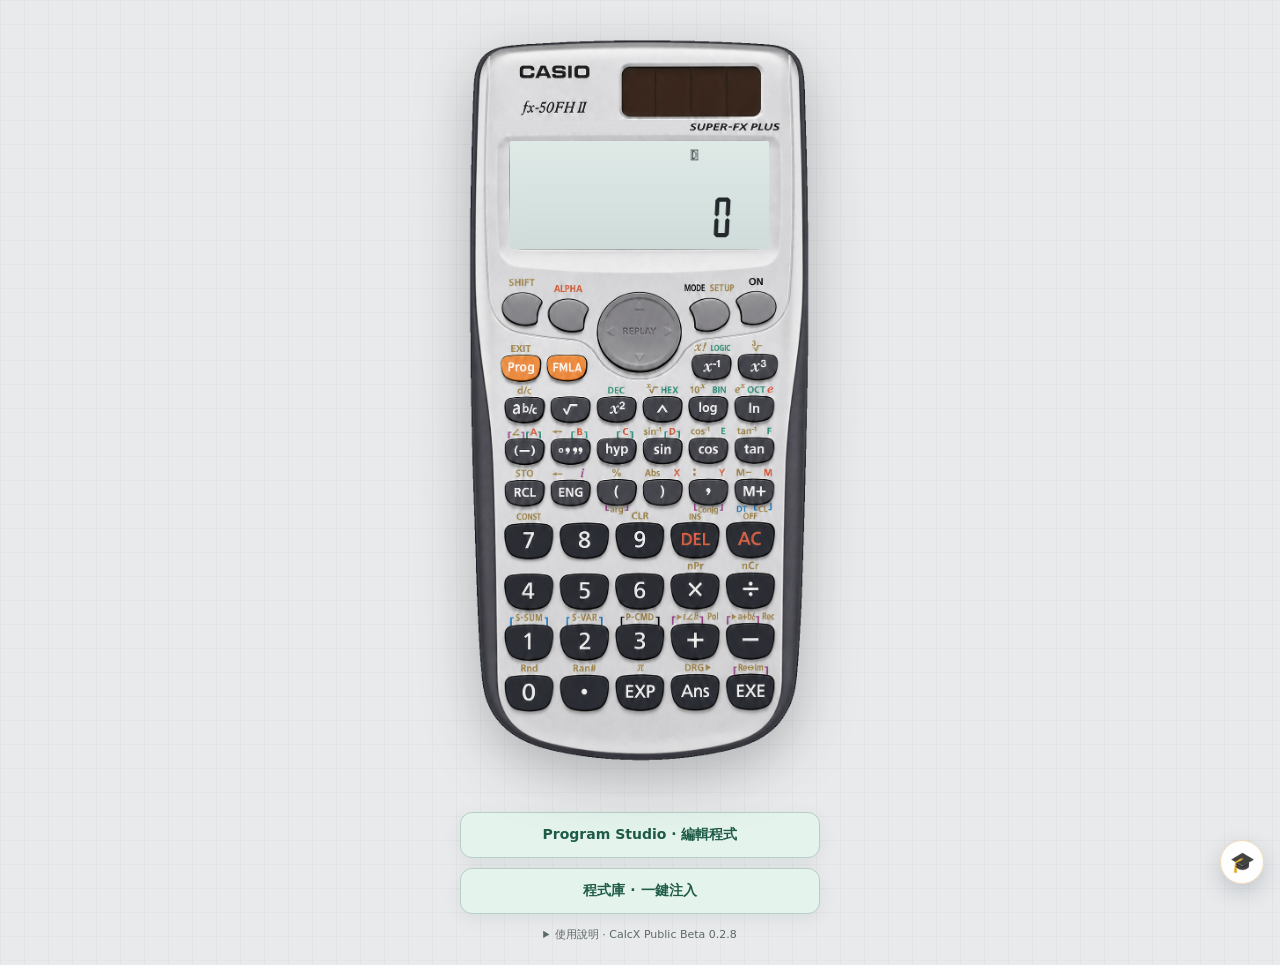
<file: index.html>
<!doctype html>
<html lang="zh-Hant"><head>
<meta charset="utf-8"><meta name="viewport" content="width=device-width, initial-scale=1, viewport-fit=cover">
<meta name="theme-color" content="#f4f8fc"><meta name="description" content="CalcX，為 HKDSE Mathematics 與 M2 而設的在線科學計算器。支援複數及 Program 編輯。">
<link rel="manifest" href="./manifest.webmanifest">
<link rel="icon" href="./icons/icon-192.png" type="image/png">
<link rel="apple-touch-icon" href="./icons/icon-192.png">
<meta name="apple-mobile-web-app-capable" content="yes">
<meta name="mobile-web-app-capable" content="yes">
<meta name="apple-mobile-web-app-title" content="CalcX">
<title>CalcX · 在線科學計算器</title><link rel="stylesheet" href="./style.css">
</head><body>
<main class="page" id="calculator">
<section class="calculator" aria-label="fx-50FH II 計算器">
<div id="shell" class="shell" tabindex="-1"><canvas id="lcd" aria-hidden="true"></canvas><output id="lcd-accessible" class="sr-only" aria-live="polite" aria-atomic="true"></output></div>
<output id="status" class="status" aria-live="polite"></output>
<button class="studio-open" type="button" data-open-studio>Program Studio · 編輯程式</button>
<details class="compact-help"><summary>使用說明 · CalcX Public Beta 0.2.8</summary><p>MODE 選擇模式，SHIFT → MODE 開啟 SETUP。Prog 運行已保存的程式。</p><p>鍵盤：Enter = EXE，Backspace = DEL，Esc = AC，Space = SHIFT，方向鍵 = REPLAY。</p><p>程式只儲存在目前瀏覽器，請用 Program Studio 下載備份。</p><p>非官方模擬器，與 CASIO 或 HKEAA 無關。重要結果請以真機核對。</p><p>本機離線副本：非官方模擬器，與 CASIO 或 HKEAA 無關；不可用於公開考試。</p><p><a href="./LICENSE">MIT 許可</a> · <a href="./NOTICE.txt">來源與素材</a></p></details>
</section></main>
<dialog id="studio-dialog" aria-labelledby="studio-title"><header class="dialog-header"><div><p class="eyebrow">CALCX WORKSPACE</p><h2 id="studio-title">Program Studio</h2></div><button class="close-button" id="studio-close" type="button" aria-label="關閉 Program Studio">×</button></header>
  <div class="dialog-content"><div class="slot-tabs" role="group" aria-label="Program 位置"><button type="button" data-slot="0" aria-pressed="true">P1</button><button type="button" data-slot="1" aria-pressed="false">P2</button><button type="button" data-slot="2" aria-pressed="false">P3</button><button type="button" data-slot="3" aria-pressed="false">P4</button></div>
    <div class="editor-toolbar"><label for="studio-mode">計算模式 <select id="studio-mode"><option>COMP</option><option>CMPLX</option><option>BASE</option><option>SD</option><option>REG</option></select></label><output id="program-bytes">0 / 680 B</output></div>
    <label class="editor-label" for="program-source">P1 程式內容</label><textarea id="program-source" spellcheck="false" autocapitalize="off" autocomplete="off" autocorrect="off" maxlength="20000" placeholder="每行一個指令，也可用 : 分隔。" aria-describedby="editor-tip program-feedback"></textarea>
    <div class="symbol-palette" role="group" aria-label="插入程式符號"><button type="button" data-insert="?">?</button><button type="button" data-insert="→">→</button><button type="button" data-insert="◢">◢</button><button type="button" data-insert=":">:</button><button type="button" data-insert="²">x²</button><button type="button" data-insert="√(">√(</button><button type="button" data-insert="π">π</button><button type="button" data-insert="If ">If</button><button type="button" data-insert="While ">While</button><button type="button" data-insert="WhileEnd">WhileEnd</button></div>
    <p id="editor-tip" class="editor-tip">? 輸入 · → 賦值 · ◢ 顯示並暫停。保存會替換目前位置，可撤銷上次保存。</p><output id="program-feedback" role="status" aria-live="polite"></output><p id="draft-status" class="draft-status"></p>
  </div><footer class="dialog-actions"><div class="secondary-actions"><button type="button" id="studio-export">下載文字</button><button type="button" id="studio-undo" disabled>撤銷保存</button></div><div class="save-actions"><button type="button" id="studio-save">保存到 P1</button><button class="primary" type="button" id="studio-run">保存並運行</button></div></footer>
</dialog><script type="module" src="./app.js"></script><script>
if ('serviceWorker' in navigator && location.protocol !== 'file:') {
  window.addEventListener('load', function () {
    navigator.serviceWorker.register('./sw.js').catch(function () {});
  });
}
</script>
</body></html>
</file>
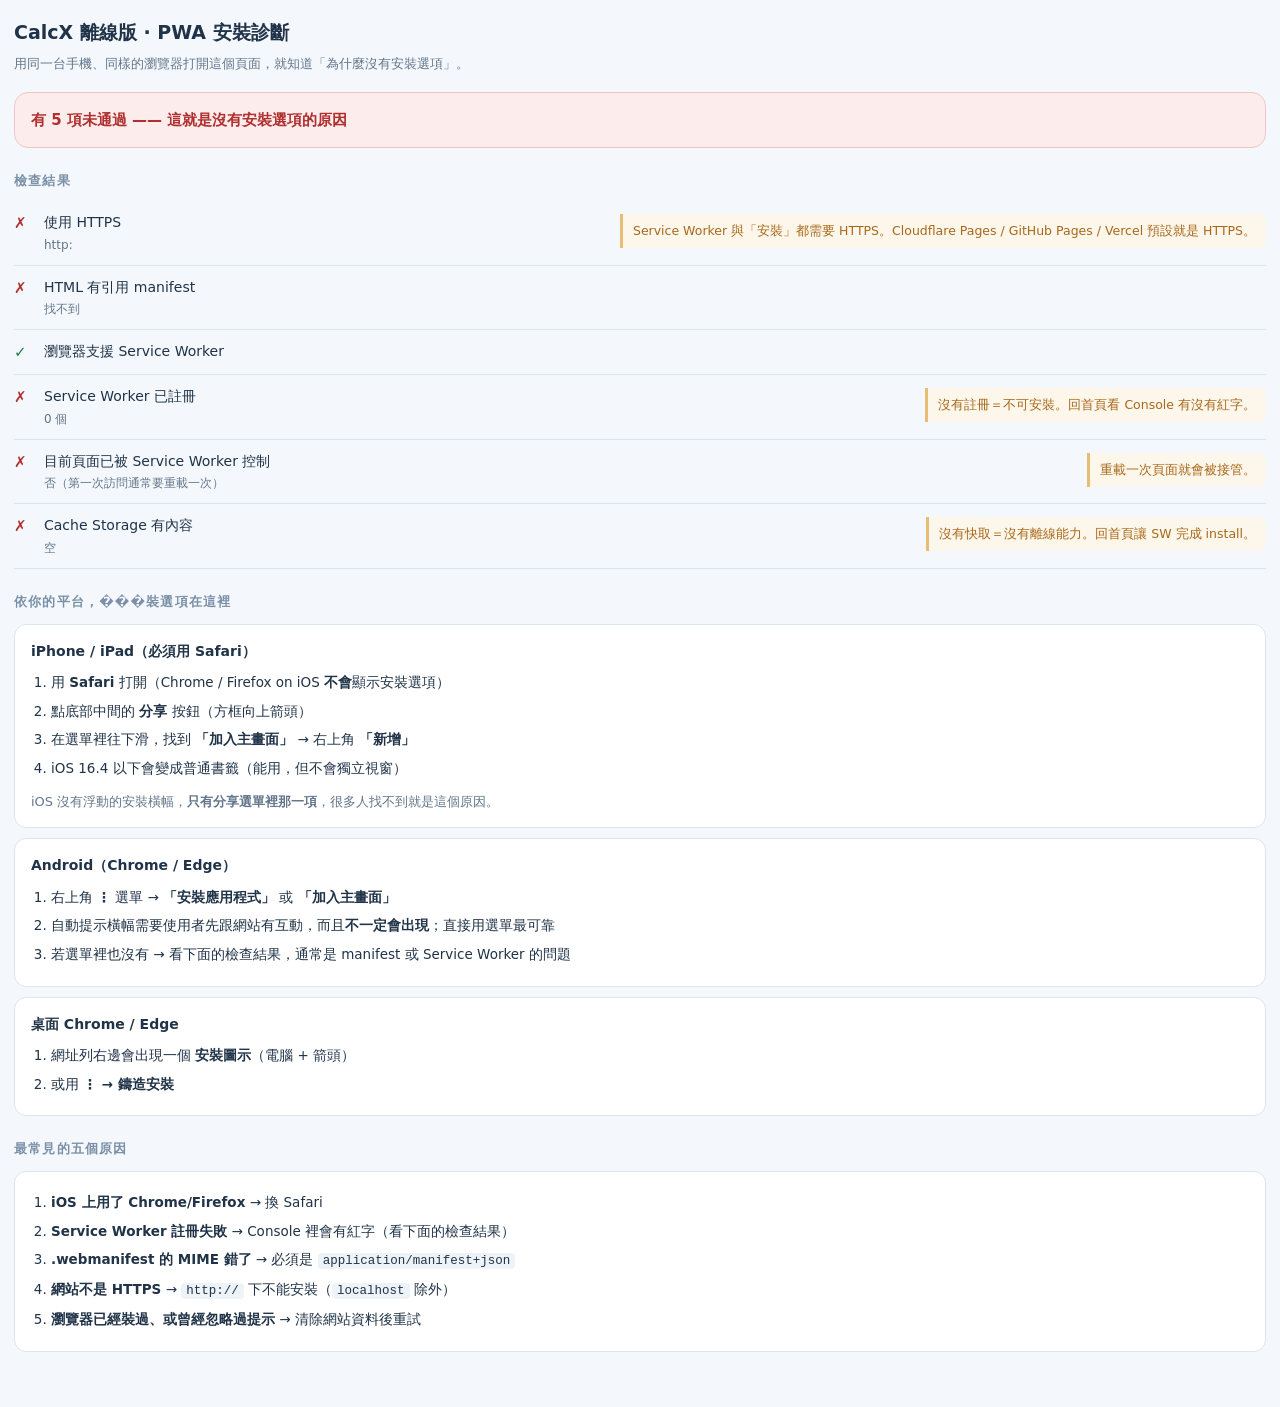
<file: _diagnose.html>
<!doctype html>
<html lang="zh-Hant">
<head>
<meta charset="utf-8">
<meta name="viewport" content="width=device-width, initial-scale=1, viewport-fit=cover">
<title>CalcX 離線版 · PWA 安裝診斷</title>
<style>
  :root { color-scheme: light; --ok:#1f7a4d; --bad:#b03030; --warn:#a8681a; --ink:#203348; --muted:#63768b; --line:#dce5ee; }
  * { box-sizing: border-box; }
  body { margin:0; padding:16px 14px 48px; font:15px/1.75 system-ui,-apple-system,"PingFang TC","Microsoft JhengHei",sans-serif; color:var(--ink); background:#f4f8fc; }
  h1 { font-size:19px; margin:0 0 4px; }
  .sub { color:var(--muted); font-size:13px; margin:0 0 16px; }
  .verdict { border-radius:14px; padding:14px 16px; margin:0 0 16px; font-weight:700; font-size:15px; }
  .verdict.ok { background:#e6f5ec; color:var(--ok); border:1px solid #b9dfc9; }
  .verdict.bad { background:#fdecec; color:var(--bad); border:1px solid #f0c4c4; }
  .verdict.warn { background:#fdf3e2; color:var(--warn); border:1px solid #f0dcb4; }
  h2 { font-size:13px; text-transform:uppercase; letter-spacing:1.2px; color:#7b90a8; margin:22px 0 8px; }
  .row { display:flex; gap:10px; padding:9px 0; border-bottom:1px solid var(--line); align-items:flex-start; }
  .mark { flex:0 0 20px; font-weight:800; }
  .ok .mark { color:var(--ok); } .bad .mark { color:var(--bad); } .warn .mark { color:var(--warn); }
  .name { flex:1 1 auto; font-size:14px; }
  .val { color:var(--muted); font-size:12px; word-break:break-all; }
  .fix { margin:4px 0 0 30px; font-size:12.5px; color:var(--warn); background:#fdf6ea; border-left:3px solid #e6bd74; padding:6px 10px; border-radius:0 6px 6px 0; }
  .howto { background:white; border:1px solid var(--line); border-radius:12px; padding:14px 16px; margin:10px 0; }
  .howto h3 { margin:0 0 8px; font-size:14px; }
  .howto ol, .howto ul { margin:0; padding-left:20px; }
  .howto li { margin:5px 0; font-size:13.5px; }
  code { background:#eef3f8; padding:1px 5px; border-radius:4px; font-size:12.5px; }
  a { color:#246ddd; }
</style>
</head>
<body>
<h1>CalcX 離線版 · PWA 安裝診斷</h1>
<p class="sub">用同一台手機、同樣的瀏覽器打開這個頁面，就知道「為什麼沒有安裝選項」。</p>

<div id="verdict" class="verdict warn">檢查中…</div>

<h2>檢查結果</h2>
<div id="rows"></div>

<h2>依你的平台，���裝選項在這裡</h2>

<div class="howto">
  <h3>iPhone / iPad（必須用 Safari）</h3>
  <ol>
    <li>用 <b>Safari</b> 打開（Chrome / Firefox on iOS <b>不會</b>顯示安裝選項）</li>
    <li>點底部中間的 <b>分享</b> 按鈕（方框向上箭頭）</li>
    <li>在選單裡往下滑，找到 <b>「加入主畫面」</b> → 右上角 <b>「新增」</b></li>
    <li>iOS 16.4 以下會變成普通書籤（能用，但不會獨立視窗）</li>
  </ol>
  <p style="margin:10px 0 0;font-size:13px;color:var(--muted)">
  iOS 沒有浮動的安裝橫幅，<b>只有分享選單裡那一項</b>，很多人找不到就是這個原因。</p>
</div>

<div class="howto">
  <h3>Android（Chrome / Edge）</h3>
  <ol>
    <li>右上角 <b>⋮</b> 選單 → <b>「安裝應用程式」</b> 或 <b>「加入主畫面」</b></li>
    <li>自動提示橫幅需要使用者先跟網站有互動，而且<b>不一定會出現</b>；直接用選單最可靠</li>
    <li>若選單裡也沒有 → 看下面的檢查結果，通常是 manifest 或 Service Worker 的問題</li>
  </ol>
</div>

<div class="howto">
  <h3>桌面 Chrome / Edge</h3>
  <ol>
    <li>網址列右邊會出現一個 <b>安裝圖示</b>（電腦 + 箭頭）</li>
    <li>或用 <b>⋮ → 鑄造安裝</b></li>
  </ol>
</div>

<h2>最常見的五個原因</h2>
<div class="howto">
  <ol>
    <li><b>iOS 上用了 Chrome/Firefox</b> → 換 Safari</li>
    <li><b>Service Worker 註冊失敗</b> → Console 裡會有紅字（看下面的檢查結果）</li>
    <li><b>.webmanifest 的 MIME 錯了</b> → 必須是 <code>application/manifest+json</code></li>
    <li><b>網站不是 HTTPS</b> → <code>http://</code> 下不能安裝（<code>localhost</code> 除外）</li>
    <li><b>瀏覽器已經裝過、或曾經忽略過提示</b> → 清除網站資料後重試</li>
  </ol>
</div>

<script>
const rows = [];
function add(ok, name, val, fix) {
  rows.push({ ok, name, val, fix });
  const el = document.createElement('div');
  el.className = 'row ' + (ok === true ? 'ok' : ok === false ? 'bad' : 'warn');
  el.innerHTML = '<div class="mark">' + (ok === true ? '✓' : ok === false ? '✗' : '!') + '</div>' +
    '<div class="name">' + name + (val ? '<div class="val">' + val + '</div>' : '') + '</div>' +
    (fix ? '<div class="fix">' + fix + '</div>' : '');
  document.getElementById('rows').appendChild(el);
}
function verdict(cls, text) {
  const v = document.getElementById('verdict');
  v.className = 'verdict ' + cls;
  v.textContent = text;
}
const esc = (s) => String(s).replace(/[<>&]/g, (c) => ({'<':'&lt;','>':'&gt;','&':'&amp;'}[c]));

(async () => {
  // 1. 协议
  const https = location.protocol === 'https:';
  add(https, '使用 HTTPS', location.protocol,
      https ? '' : 'Service Worker 與「安裝」都需要 HTTPS。Cloudflare Pages / GitHub Pages / Vercel 預設就是 HTTPS。');

  // 2. manifest 連結
  const link = document.querySelector('link[rel="manifest"]');
  add(!!link, 'HTML 有引用 manifest', link ? link.getAttribute('href') : '找不到 <link rel="manifest">');
  let manifest = null;
  if (link) {
    const url = new URL(link.getAttribute('href'), location.href);
    try {
      const res = await fetch(url, { cache: 'no-store' });
      const ct = res.headers.get('content-type') || '(無)';
      add(res.ok, 'manifest 取得到', res.status + ' · ' + ct,
          res.ok ? '' : 'manifest 抓不到，Service Worker 預快取清單可能漏了它。');
      const good = /manifest\+json|application\/json/i.test(ct);
      add(good, 'manifest 的 MIME 正確', ct,
          good ? '' : '瀏覽器不認這個 MIME 就不會安裝。空間需回 <code>application/manifest+json</code>。');
      const text = await res.text();
      try { manifest = JSON.parse(text); add(true, 'manifest 是合法 JSON'); }
      catch (e) { add(false, 'manifest 是合法 JSON', e.message, '內容可能被 HTML 錯誤頁蓋掉了。'); }
    } catch (e) {
      add(false, 'manifest 取得到', e.message);
    }
  }

  // 3. manifest 欄位
  if (manifest) {
    const need = ['name','short_name','start_url','scope','display','icons'];
    for (const k of need) add(manifest[k] !== undefined, 'manifest.' + k,
        manifest[k] === undefined ? '缺少' : (typeof manifest[k] === 'object' ? (manifest[k].length + ' 項') : manifest[k]),
        manifest[k] === undefined ? 'Chrome 會因此判定為「不可安裝」。' : '');
    add(manifest.display === 'standalone', 'display = standalone', manifest.display,
        manifest.display === 'standalone' ? '' : '不是 standalone 就不會有獨立視窗。');
    const icons = manifest.icons || [];
    const has192 = icons.some(i => i.sizes === '192x192');
    const has512 = icons.some(i => i.sizes === '512x512');
    add(has192 && has512, '有 192x192 與 512x512 圖標', icons.map(i => i.sizes).join(', '),
        (has192 && has512) ? '' : '兩個尺寸都要有，缺一個就不算可安裝。');
    for (const ic of icons) {
      try {
        const r = await fetch(new URL(ic.src, location.href), { cache: 'no-store' });
        add(r.ok, '圖標可取 ' + ic.sizes, r.status + ' · ' + (r.headers.get('content-type') || ''));
      } catch (e) { add(false, '圖標可取 ' + ic.sizes, e.message); }
    }
  }

  // 4. Service Worker
  if ('serviceWorker' in navigator) {
    add(true, '瀏覽器支援 Service Worker');
    try {
      const regs = await navigator.serviceWorker.getRegistrations();
      add(regs.length > 0, 'Service Worker 已註冊', regs.length + ' 個' + (regs[0] ? ' · scope ' + regs[0].scope : ''),
          regs.length ? '' : '沒有註冊＝不可安裝。回首頁看 Console 有沒有紅字。');
      add(!!navigator.serviceWorker.controller, '目前頁面已被 Service Worker 控制',
          navigator.serviceWorker.controller ? '是' : '否（第一次訪問通常要重載一次）',
          navigator.serviceWorker.controller ? '' : '重載一次頁面就會被接管。');
    } catch (e) { add(false, 'Service Worker 註冊狀態', e.message); }
  } else {
    add(false, '瀏覽器支援 Service Worker', '不支援',
        'iOS 16.4 以下不支援完整的 Web App 能力。');
  }

  // 5. 快取
  if (window.caches) {
    try {
      const keys = await caches.keys();
      add(keys.length > 0, 'Cache Storage 有內容', keys.join(', ') || '空',
          keys.length ? '' : '沒有快取＝沒有離線能力。回首頁讓 SW 完成 install。');
      if (keys.length) {
        const c = await caches.open(keys[0]);
        const reqs = await c.keys();
        add(reqs.length > 20, '已預快取資源', reqs.length + ' 項',
            reqs.length > 20 ? '' : '預快取不完整，離線時會缺檔。');
      }
    } catch (e) { add(false, '讀取 Cache Storage', e.message); }
  }

  // 結論
  const bad = rows.filter(r => r.ok === false);
  const warn = rows.filter(r => r.ok === 'warn' || r.ok === null);
  if (bad.length) {
    verdict('bad', '有 ' + bad.length + ' 項未通過 —— 這就是沒有安裝選項的原因');
  } else if (warn.length) {
    verdict('warn', '全部通過。沒看到安裝選項是平台差異，看上面「安裝選項在這裡」。');
  } else {
    verdict('ok', '全部通過，PWA 條件齊備。若仍無安裝選項，請看上面的平台說明。');
  }
})();
</script>
</body>
</html>
</file>
<file: style.css>
:root{color-scheme:light;--ink:#203348;--muted:#63768b;--blue:#246ddd;--line:#dce5ee;--page:#f4f8fc;font-family:Inter,"Segoe UI","PingFang TC","Microsoft JhengHei",system-ui,sans-serif;color:var(--ink);background:var(--page)}*{box-sizing:border-box}body{margin:0}button,input,select,textarea{font:inherit}button,a{-webkit-tap-highlight-color:transparent}button{cursor:pointer;touch-action:manipulation;border:1px solid var(--line);border-radius:10px;background:white;color:var(--ink);padding:10px 14px}button:disabled{cursor:default;opacity:.45}a{color:inherit;text-underline-offset:4px}button:focus-visible,a:focus-visible,summary:focus-visible,textarea:focus-visible,select:focus-visible{outline:3px solid #438ded;outline-offset:3px}button:hover{filter:brightness(.98)}button:active{filter:brightness(.93)}.site-header{max-width:1200px;margin:auto;min-height:76px;display:flex;align-items:center;justify-content:space-between;padding:12px max(24px,env(safe-area-inset-left)) 12px max(24px,env(safe-area-inset-right));gap:16px}.wordmark{text-decoration:none;display:flex;align-items:center;font-weight:800;letter-spacing:-1.8px;font-size:29px}.wordmark span{color:var(--blue)}.wordmark small{font:700 9px/1 system-ui;letter-spacing:.8px;margin-left:9px;padding:5px 6px;border:1px solid #c5d9f3;border-radius:5px;color:#3868a3}.site-header nav{display:flex;align-items:center;gap:22px;font-size:13px}.site-header nav button{border:0;background:none;padding:10px 0}.site-header nav a{text-decoration:none}.workspace{max-width:1170px;margin:0 auto;display:grid;grid-template-columns:minmax(220px,1fr) 360px minmax(230px,1fr);gap:38px;padding:22px 24px 46px;align-items:start}.intro{padding-top:62px}.eyebrow{font-size:10px;font-weight:700;letter-spacing:1.5px;color:#7b90a8;margin:0 0 16px}.intro h1{font-size:clamp(27px,2.8vw,38px);line-height:1.45;letter-spacing:-1px;margin:0 0 20px;font-weight:650}.intro-copy{color:var(--muted);font-size:14px;line-height:1.9;max-width:240px}.intro-line{display:flex;align-items:center;gap:8px;font-size:11px;color:#6a7f96;margin-top:22px}.version{border-left:1px solid #c7d4e1;padding-left:8px}.live-dot{width:5px;height:5px;background:#63929d;border-radius:50%}.keyboard-guide{border-top:1px solid var(--line);margin-top:42px;padding-top:20px;max-width:235px}.keyboard-guide h2{font-size:12px;font-weight:600;margin:0 0 16px}.keyboard-guide dl{margin:0}.keyboard-guide dl div{display:flex;justify-content:space-between;align-items:center;margin:8px 0;font-size:11px;color:var(--muted)}.keyboard-guide dd{margin:0}kbd{display:inline-block;min-width:21px;padding:3px 5px;background:white;border:1px solid #d3deea;border-bottom-width:2px;border-radius:4px;font:10px system-ui;margin-right:2px}.keyboard-guide p{font-size:11px;line-height:1.8;color:#8797a9;margin-top:16px}.calculator-area{min-width:0}.shell{position:relative;width:100%;padding:21px 17px 29px;border:3px solid #41464d;border-radius:30px 30px 50px 50px / 27px 27px 60px 60px;background:linear-gradient(103deg,#a2a8ae 0%,#f1f2f2 6%,#d5d9dc 23%,#e2e4e6 50%,#c2c7cb 82%,#f1f2f3 96%,#939ba2 100%);box-shadow:inset 0 2px 2px #fff,inset 0 -5px 7px #6f757b55,0 3px 0 #111820,0 20px 34px -15px #28394e5c;isolation:isolate;user-select:none;-webkit-user-select:none;touch-action:manipulation}.hardware-head{display:flex;align-items:flex-start;justify-content:space-between;gap:12px;padding:0 3px}.hardware-logo{font-size:23px;letter-spacing:-1.3px;font-weight:850;color:#292f35}.hardware-head em{display:block;font-family:Georgia,serif;font-size:11px;margin-top:5px;color:#343c45;white-space:nowrap}.solar-panel{width:115px;height:42px;border:4px solid #8c9092;border-radius:7px;background:repeating-linear-gradient(90deg,transparent 0 23px,#332421 24px 25px),linear-gradient(150deg,#604135,#392e29);box-shadow:0 1px 1px white,inset 0 2px 6px #1e1919;flex-shrink:0}.hardware-subline{display:flex;justify-content:space-between;color:#5c6972;font-size:7px;letter-spacing:1.1px;margin:13px 5px 8px}.screen-bezel{padding:8px;border-radius:11px 11px 17px 17px;background:linear-gradient(155deg,#92999d,#eef0ef 70%,#a8aeb2);box-shadow:inset 0 2px 4px #41494c80,0 1px 0 #fff;margin-bottom:17px}#lcd{display:block;width:100%;height:auto;aspect-ratio:588/245;border-radius:5px;border:1px solid #566863;background:#d7e2dc;box-shadow:inset 0 2px 6px #273a3055}.control-deck{position:relative;display:grid;grid-template-columns:repeat(6,minmax(0,1fr));grid-template-rows:repeat(2,54px);column-gap:5px;row-gap:5px;margin-bottom:5px}.key-slot{min-width:0;display:flex;flex-direction:column;justify-content:flex-end;position:relative}.legend{height:13px;display:flex;align-items:center;justify-content:space-between;white-space:nowrap;font-family:Arial,sans-serif;font-size:8px;line-height:1;color:#846631;padding:0 2px;pointer-events:none}.legend .alpha{color:#973b46}.legend .alt{color:#497366}.key{display:block;width:100%;min-width:0;height:40px;padding:0;border:1px solid #353a40;border-radius:12px 12px 15px 15px / 9px 9px 15px 15px;background:linear-gradient(160deg,#575d65 0%,#363b43 56%,#2b3139 100%);box-shadow:inset 0 1px 2px #ffffff5c,0 2px 1px #1a202bc4,0 3px 3px #6f757b75;color:#f5f6f8;font-family:Arial,sans-serif;font-weight:600;font-size:17px;white-space:nowrap;line-height:1;touch-action:manipulation}.key.long-label{font-size:12px}.key.is-down{filter:brightness(1.28);box-shadow:inset 0 1px 3px #151b25;transform:translateY(1px)}.key-slot[data-id=SHIFT] .key,.key-slot[data-id=ALPHA] .key,.key-slot[data-id=MODE] .key,.key-slot[data-id=ON] .key{background:linear-gradient(155deg,#aeb2b4,#737b82);color:#202930;font-size:10px;font-weight:700;border-color:#676d73;border-radius:45% 35% 38% 35%}.key-slot[data-id=SHIFT] .legend{color:#896825}.key-slot[data-id=ALPHA] .legend{color:#953e4b}.key-slot[data-id=PROG] .key,.key-slot[data-id=FMLA] .key{background:linear-gradient(145deg,#f39b39,#c15b17);border-color:#9a4e23;font-size:13px}.key-slot[data-id=AC] .key,.key-slot[data-id=DEL] .key{color:#f1a0a6}.replay-pad{position:relative;grid-column:3/5;grid-row:1/3;align-self:end;height:105px;border-radius:50%;border:1px solid #747d84;background:radial-gradient(circle at 35% 20%,#b8bcbf,#8d969d 75%);box-shadow:inset 0 1px 2px #f1f3f3,0 2px 2px #4f575c77}.replay-pad>span{position:absolute;top:46px;left:0;width:100%;text-align:center;font-size:7px;font-weight:700;letter-spacing:.4px;color:#5f6972;pointer-events:none}.replay-pad .key{position:absolute;width:36px;height:36px;border:0;background:transparent;box-shadow:none;font-size:13px;color:#e6e9eb;text-shadow:0 1px 2px #37414b;border-radius:40%}.replay-pad [data-key=UP]{top:0;left:calc(50% - 18px)}.replay-pad [data-key=DOWN]{bottom:0;left:calc(50% - 18px)}.replay-pad [data-key=LEFT]{top:34px;left:0}.replay-pad [data-key=RIGHT]{top:34px;right:0}.function-deck{display:grid;grid-template-columns:repeat(6,minmax(0,1fr));gap:5px;margin-bottom:6px}.number-deck{display:grid;grid-template-columns:repeat(5,minmax(0,1fr));gap:5px}.number-deck .key{height:44px;font-size:22px;border-radius:12px 12px 17px 17px;background:linear-gradient(150deg,#333b47,#1c2431);font-weight:500}.number-deck .key.long-label{font-size:16px}.status{display:block;text-align:center;font-size:12px;color:#9a4637;line-height:1.7}.status:empty{display:none}.calculator-hint{text-align:center;color:#8290a0;font-size:10px;line-height:1.7;margin:16px -4px 0}.companion{padding-top:62px;min-width:0}.studio-card{padding:25px 22px;background:linear-gradient(135deg,#e8f1fc,#edf5fc);border:1px solid #d6e5f5;border-radius:19px}.card-icon{display:inline-flex;color:#4181ce;background:#fff9;border:1px solid #d0e0f4;border-radius:10px;align-items:center;justify-content:center;width:40px;height:40px;font:20px Georgia;margin-bottom:22px}.card-icon span{color:#83a9db}.studio-card .eyebrow{font-size:8px;margin-bottom:10px}.studio-card h2{font-size:20px;letter-spacing:-.7px;margin:0 0 10px}.studio-card p:not(.eyebrow){font-size:12px;color:#69829a;line-height:1.9;margin-bottom:20px}.primary{background:#246ddd;color:white;border:1px solid #246ddd;box-shadow:0 3px 8px #246ddd18;font-weight:600}.studio-card .primary{width:100%;display:flex;justify-content:space-between;align-items:center;font-size:12px;min-height:44px}.studio-card small{display:block;text-align:center;color:#8497ac;font-size:10px;margin-top:12px}.help-card{padding:26px 3px}.help-card h2{font-size:13px;margin:0 0 15px}.help-card details{font-size:12px;border-bottom:1px solid var(--line);padding:13px 0;line-height:1.8}.help-card summary{cursor:pointer;color:#597086}.help-card details p{font-size:12px;color:var(--muted)}.site-footer{max-width:1122px;margin:0 auto;padding:25px 0 max(24px,env(safe-area-inset-bottom));border-top:1px solid var(--line);font-size:10px;color:#8393a4;display:flex;align-items:center;justify-content:space-between;gap:22px;line-height:1.9}.site-footer strong{font-size:15px;color:#52677c;margin-right:12px}.site-footer p{margin:0}.legal{display:flex;gap:15px}.skip-link{position:absolute;top:-90px;padding:12px;background:white;z-index:100}.skip-link:focus{top:0}.sr-only{position:absolute;width:1px;height:1px;padding:0;margin:-1px;overflow:hidden;clip:rect(0,0,0,0);white-space:nowrap;border:0}
dialog{width:min(700px,calc(100% - 32px));max-height:calc(var(--visual-height,100dvh) - 32px);padding:0;border:1px solid #d6e0ea;border-radius:20px;color:var(--ink);box-shadow:0 30px 90px #1c31434d;overflow:auto;overscroll-behavior:contain}dialog[open]{display:flex;flex-direction:column}dialog::backdrop{background:#182c4670;backdrop-filter:blur(3px)}body:has(dialog[open]){overflow:hidden}.dialog-header{display:flex;justify-content:space-between;align-items:center;padding:22px 25px 17px;border-bottom:1px solid var(--line);flex-shrink:0}.dialog-header .eyebrow{font-size:9px;margin:0 0 5px}.dialog-header h2{font-size:22px;margin:0}.close-button{font-size:27px;width:44px;height:44px;line-height:1;padding:0;background:#f4f7fb;border-color:transparent;flex-shrink:0}.dialog-content{padding:20px 25px;overflow:auto;min-height:0;overscroll-behavior:contain}.slot-tabs{display:grid;grid-template-columns:repeat(4,1fr);gap:7px}.slot-tabs button{min-height:44px}.slot-tabs button[aria-pressed=true]{background:#e9f2ff;color:#1f65c7;border-color:#78a5e3;font-weight:700}.editor-toolbar{display:flex;justify-content:space-between;align-items:center;margin:18px 0 15px;font-size:12px;gap:10px}.editor-toolbar label{display:flex;gap:9px;align-items:center}select{font-size:16px;background:white;border:1px solid var(--line);padding:8px;border-radius:7px;min-height:44px;color:var(--ink);max-width:130px}#program-bytes{font-size:11px;color:var(--muted);white-space:nowrap}.editor-label{display:block;font-size:12px;font-weight:600;margin-bottom:8px}textarea{display:block;box-sizing:border-box;resize:vertical;width:100%;min-height:165px;height:210px;max-height:50vh;padding:13px;border:1px solid #cbd9e6;border-radius:10px;background:#f8fafc;color:#203b53;font:16px/1.8 "SFMono-Regular",Consolas,monospace;tab-size:2}.symbol-palette{display:flex;gap:5px;flex-wrap:wrap;margin-top:10px}.symbol-palette button{padding:6px 10px;min-width:36px;min-height:36px;font-size:13px;background:#f2f6fa}.editor-tip,.draft-status{font-size:11px;color:#7b8b9c;line-height:1.7;margin:10px 0 0}#program-feedback{display:block;font-size:12px;color:#416f5c;line-height:1.7;margin-top:10px;white-space:pre-wrap}#program-feedback[data-error=true]{color:#a74335}.dialog-actions{display:flex;justify-content:space-between;gap:12px;padding:16px 25px max(16px,env(safe-area-inset-bottom));border-top:1px solid var(--line);background:white;flex-shrink:0}.secondary-actions,.save-actions{display:flex;gap:7px}.dialog-actions button{font-size:12px;min-height:44px;white-space:nowrap}.secondary-actions button{border-color:transparent;padding:8px;color:#677d94}
@media(min-width:1600px){.workspace{padding-top:48px}.intro,.companion{padding-top:80px}}
@media(max-width:1050px){.workspace{grid-template-columns:minmax(320px,360px) minmax(230px,310px);justify-content:center;gap:26px}.intro{grid-column:1/-1;padding-top:0;display:flex;flex-wrap:wrap;align-items:center;gap:8px 18px}.intro .eyebrow{width:100%;margin-bottom:0}.intro h1{font-size:23px;margin:0}.desktop-only,.intro-copy,.keyboard-guide{display:none}.intro-line{margin:0;font-size:10px}.companion{padding-top:24px}.site-footer{margin:0 24px}}
@media(max-width:680px){.site-header{min-height:60px;padding:9px max(14px,env(safe-area-inset-right)) 9px max(14px,env(safe-area-inset-left));gap:10px}.wordmark{font-size:25px}.wordmark small{font-size:8px;margin-left:7px}.site-header nav{gap:12px;font-size:11px}.site-header nav button{max-width:100px;white-space:nowrap}.workspace{display:flex;flex-direction:column;align-items:center;gap:20px;padding:8px max(12px,env(safe-area-inset-right)) 30px max(12px,env(safe-area-inset-left))}.intro{display:block;padding:0;width:100%;max-width:380px;text-align:center}.intro .eyebrow{font-size:8px;margin:0 0 7px}.intro h1{font-size:19px;letter-spacing:0}.intro-line{display:none}.calculator-area{width:100%;max-width:370px}.shell{padding:19px 13px 26px}.companion{padding:0;width:100%;max-width:400px}.studio-card{padding:20px}.card-icon{float:right;margin:0}.studio-card p:not(.eyebrow){margin-bottom:15px}.studio-card h2{font-size:21px}.help-card{padding-top:26px}.site-footer{display:block;text-align:center;margin:0 16px;padding:22px 8px max(24px,env(safe-area-inset-bottom))}.site-footer p{margin:12px 0}.legal{justify-content:center}.calculator-hint{font-size:9px;margin-top:12px}.keyboard-guide{display:none}.hardware-logo{font-size:22px}.legend{font-size:8px;padding:0 1px}.dialog-header{padding:15px 16px 12px}.dialog-header h2{font-size:19px}.dialog-content{padding:15px 16px}.dialog-actions{padding:11px 16px max(12px,env(safe-area-inset-bottom));flex-direction:column;gap:5px}.secondary-actions{justify-content:space-between}.save-actions{display:grid;grid-template-columns:1fr 1fr}.secondary-actions button{min-height:32px}.dialog-actions .save-actions button{min-height:44px}dialog{width:calc(100% - 16px);max-height:calc(var(--visual-height,100dvh) - 16px);border-radius:15px}.editor-toolbar{font-size:11px;gap:5px}.editor-toolbar label{gap:5px}textarea{height:180px;min-height:130px}.symbol-palette button{min-height:38px}.editor-tip{font-size:10px}}
@media(max-width:359px){.shell{padding-left:10px;padding-right:10px}.key{font-size:15px}.key.long-label{font-size:10px}.legend{font-size:7px}.site-header nav{gap:8px;font-size:10px}.hardware-head em{font-size:9px}.solar-panel{width:100px}.replay-pad .key{width:32px}.intro h1{font-size:17px}}
@media(prefers-reduced-motion:reduce){*{scroll-behavior:auto!important}.key.is-down{transform:none}}
.shell{padding-top:16px;padding-bottom:22px}.hardware-subline{margin-top:8px;margin-bottom:5px}.screen-bezel{margin-bottom:12px}.control-deck{grid-template-rows:repeat(2,51px);row-gap:4px;margin-bottom:4px}.replay-pad{height:100px}.replay-pad>span{top:44px}.replay-pad [data-key=LEFT],.replay-pad [data-key=RIGHT]{top:32px}.legend{height:11px}.function-deck,.number-deck{row-gap:3px}.function-deck{margin-bottom:4px}.calculator-hint{margin-top:12px}
@media(max-width:680px){.intro h1{font-size:16px}.intro .eyebrow{margin-bottom:3px;font-size:7px}.workspace{gap:12px}.shell{padding-top:15px;padding-bottom:22px}}
.replay-pad{height:110px}.replay-pad>span{top:48px}.replay-pad [data-key=LEFT],.replay-pad [data-key=RIGHT]{top:36px;height:34px}
/* Second visual pass: rounded silver body and shallow caps, from owner photo proportions.
   Core, canvas dimensions, key identifiers and event mapping are unchanged. */
.shell{padding:14px 17px 23px;border-radius:32px 32px 62px 62px / 28px 28px 65px 65px;background:linear-gradient(100deg,#959b9e 0%,#eef0ed 5%,#d4d8d5 21%,#e6e8e4 49%,#cbd0ce 83%,#f0f1ec 96%,#92999b 100%)}
.hardware-logo{font-family:Arial,sans-serif;font-size:22px;letter-spacing:-1px}.hardware-head{align-items:center}.hardware-head em{font-size:10px;margin-top:5px}.solar-panel{width:140px;height:39px;border-width:4px;border-radius:8px}.hardware-subline{font-size:6px;margin:7px 4px 5px;letter-spacing:.65px}.screen-bezel{padding:8px 7px 9px;border-radius:10px 10px 18px 18px;margin-bottom:10px;background:linear-gradient(170deg,#737d78,#e7e9df 80%,#c0c6c1)}
.control-deck{grid-template-rows:repeat(2,45px);row-gap:4px;column-gap:6px;margin-bottom:5px}.control-deck .key{height:30px}.control-deck .legend{height:13px;justify-content:center;padding:0;font-size:7px}.key-slot[data-id=SHIFT] .legend{color:#846631}.key-slot[data-id=ALPHA] .legend{color:#973b46}.key-slot[data-id=MODE] .legend,.key-slot[data-id=ON] .legend{color:#313a39;font-size:6px}.key-slot[data-id=SHIFT] .key{border-radius:55% 45% 28% 45%;transform:rotate(3deg)}.key-slot[data-id=ALPHA] .key{border-radius:50% 45% 25% 42%;transform:rotate(3deg)}.key-slot[data-id=MODE] .key{border-radius:40% 55% 45% 25%;transform:rotate(-3deg)}.key-slot[data-id=ON] .key{border-radius:45% 55% 42% 25%;transform:rotate(-5deg)}
.key{height:33px;border-radius:12px 12px 17px 17px / 9px 9px 15px 15px;font-size:16px;background:linear-gradient(150deg,#555957,#333937 65%,#242b29);box-shadow:inset 0 1px 2px #ffffff5c,0 2px 1px #18221ec4,0 3px 3px #6f757b50}.key.long-label{font-size:11px}.key-slot[data-id=PROG] .key,.key-slot[data-id=FMLA] .key{font-size:12px;border-radius:10px 10px 15px 15px;background:linear-gradient(145deg,#efa54a,#c57329)}
.replay-pad{height:92px;border-radius:48%;background:radial-gradient(circle at 35% 20%,#aeb4ad,#858e85 80%)}.replay-pad>span{top:40px;font-size:7px}.replay-pad .key{font-size:0;width:32px;height:30px;text-shadow:none}.replay-pad .key::before{content:'';display:block;width:0;height:0;margin:auto;border:5px solid transparent;filter:drop-shadow(0 1px 1px #5a635b)}.replay-pad [data-key=UP]{top:0;left:calc(50% - 16px)}.replay-pad [data-key=DOWN]{bottom:0;left:calc(50% - 16px)}.replay-pad [data-key=LEFT],.replay-pad [data-key=RIGHT]{top:31px;height:30px}.replay-pad [data-key=UP]::before{border-bottom-color:#d4d9d0;transform:translateY(-3px)}.replay-pad [data-key=DOWN]::before{border-top-color:#d4d9d0;transform:translateY(3px)}.replay-pad [data-key=LEFT]::before{border-right-color:#d4d9d0;transform:translateX(-3px)}.replay-pad [data-key=RIGHT]::before{border-left-color:#d4d9d0;transform:translateX(3px)}
.function-deck{column-gap:6px;row-gap:4px;margin-bottom:5px}.legend{font-size:7px;height:12px;font-variant-emoji:text}.number-deck{column-gap:8px;row-gap:5px}.number-deck .key{height:40px;border-radius:12px 12px 20px 20px / 9px 9px 16px 16px;background:linear-gradient(155deg,#333735,#171d1b);font-size:24px}.number-deck .key.long-label{font-size:15px}.number-deck .key-slot[data-id=AC] .key,.number-deck .key-slot[data-id=DEL] .key{font-size:19px}.key-slot{isolation:isolate}.key.is-down{transform:translateY(1px)}
@media(max-width:680px){.shell{padding:13px 13px 22px}.solar-panel{width:43%;min-width:110px}.hardware-head em{font-size:9px}.calculator-area{max-width:350px}.function-deck .key{height:34px}.function-deck .key-slot{min-height:46px}.number-deck .key-slot{min-height:54px}.legend{font-size:7px}.control-deck .legend{font-size:7px}.control-deck .key-slot[data-id=MODE] .legend{font-size:6px}}
@media(max-width:359px){.shell{padding-left:10px;padding-right:10px}.legend{font-size:6px}.key.long-label{font-size:10px}.solar-panel{min-width:95px}.hardware-head em{font-size:8px}.function-deck{column-gap:4px}.number-deck{column-gap:6px}}
/* Always-visible physical mode legends; no computational state changes. */
.legend .alt{color:#276451;font-size:6px}.legend .complex,.lower-legend .complex{color:#69516c;border-left:1px solid currentColor;border-right:1px solid currentColor;padding:0 1px;font-size:6px;line-height:1}.lower-legend{height:10px;display:flex;align-items:center;justify-content:center;gap:2px;pointer-events:none;font:7px/1 Arial,sans-serif}.lower-legend .stat{color:#245a8e;font-size:6px;border-left:1px solid currentColor;border-right:1px solid currentColor;padding:0 2px}.key-slot[data-id=EXE] .legend{justify-content:center}.key-slot[data-id=EXE] .legend:empty{height:12px}.key-slot[data-id=ADD] .legend,.key-slot[data-id=SUB] .legend{gap:1px;font-size:6px}.key-slot[data-id=RECIP] .legend{justify-content:space-between}.function-deck .key-slot:has(.lower-legend){min-height:55px}
@media(max-width:359px){.legend .alt,.legend .complex{font-size:5px}.key-slot[data-id=ADD] .legend,.key-slot[data-id=SUB] .legend{font-size:5px}}

/* Same faceplate and measured hit regions as the Private calculator. */
.shell[data-skin="photo-private-layout"]{padding:0;border:0;border-radius:0;aspect-ratio:881/1785;background:url('./assets/fx-50fh-ii-generated-transparent.png') center/100% 100% no-repeat;box-shadow:none;filter:drop-shadow(0 18px 28px rgba(22,28,30,.28));}
.shell[data-skin="photo-private-layout"] #lcd{position:absolute;display:block;border:0;box-shadow:none;border-radius:2px;aspect-ratio:auto;}
.shell[data-skin="photo-private-layout"] .key{position:absolute;padding:0;margin:0;min-width:0;min-height:0;border:0;border-radius:34%/40%;background:transparent;box-shadow:none;color:transparent;transform:none;}
.shell[data-skin="photo-private-layout"] .key::after{content:'';position:absolute;inset:0;border-radius:inherit;opacity:0;background:linear-gradient(#ffffff14,#0f12123d);box-shadow:inset 0 2px 4px #0005;pointer-events:none;}
.shell[data-skin="photo-private-layout"] .key.is-down::after,.shell[data-skin="photo-private-layout"] .key:active::after{opacity:1;}
.shell[data-skin="photo-private-layout"] .key:focus-visible{outline:2px solid #2674e8;outline-offset:1px;}

/* Public uses the same centered page shell as Private. */
body{background:linear-gradient(#41443d09 1px,transparent 1px),linear-gradient(90deg,#41443d09 1px,transparent 1px),#e9eaec;background-size:24px 24px;}
.page{min-height:100dvh;display:grid;place-items:center;padding:max(14px,env(safe-area-inset-top)) max(16px,env(safe-area-inset-right)) max(20px,env(safe-area-inset-bottom)) max(16px,env(safe-area-inset-left));}
.calculator{display:flex;flex-direction:column;align-items:center;width:min(560px,92vw,calc((100dvh - 112px)*881/1785));}
.studio-open{display:flex;align-items:center;justify-content:center;width:min(100%,360px);min-height:46px;margin-top:10px;padding:10px 16px;border:1px solid #b8cfc5;border-radius:12px;background:#e5f3ed;color:#1f5c48;font-size:14px;font-weight:700;box-shadow:0 5px 18px #254c3a14;}
.compact-help{width:100%;margin-top:12px;color:#5c6965;font-size:11px;line-height:1.7;}
.compact-help summary{cursor:pointer;text-align:center;}
@media(max-width:680px){.calculator{width:min(560px,calc(100vw - 32px));}}


/* ---- 寬屏（投影）佈局 ----
   計算機吃滿視窗寬度。fx-50FH II 是 881:1785 的直立機身，
   在 16:9 的投影螢幕上「塞滿寬度」必然會超出畫面高度，因此這個模式
   允許垂直捲動：LCD 會變得很大（投影時同學看得清數字），
   按鍵區則往下延伸，老師自己捲動操作。
   .page.wide 由老師模式的「⤢ 寬屏」按鈕或網址參數 ?wide 切換。 */
.page.wide{place-items:start center;align-items:start;padding-top:8px;}
.page.wide .calculator{width:calc(100vw - 16px);max-width:none;}
.page.wide .shell{box-shadow:0 20px 34px -15px #28394e5c;}
</file>
